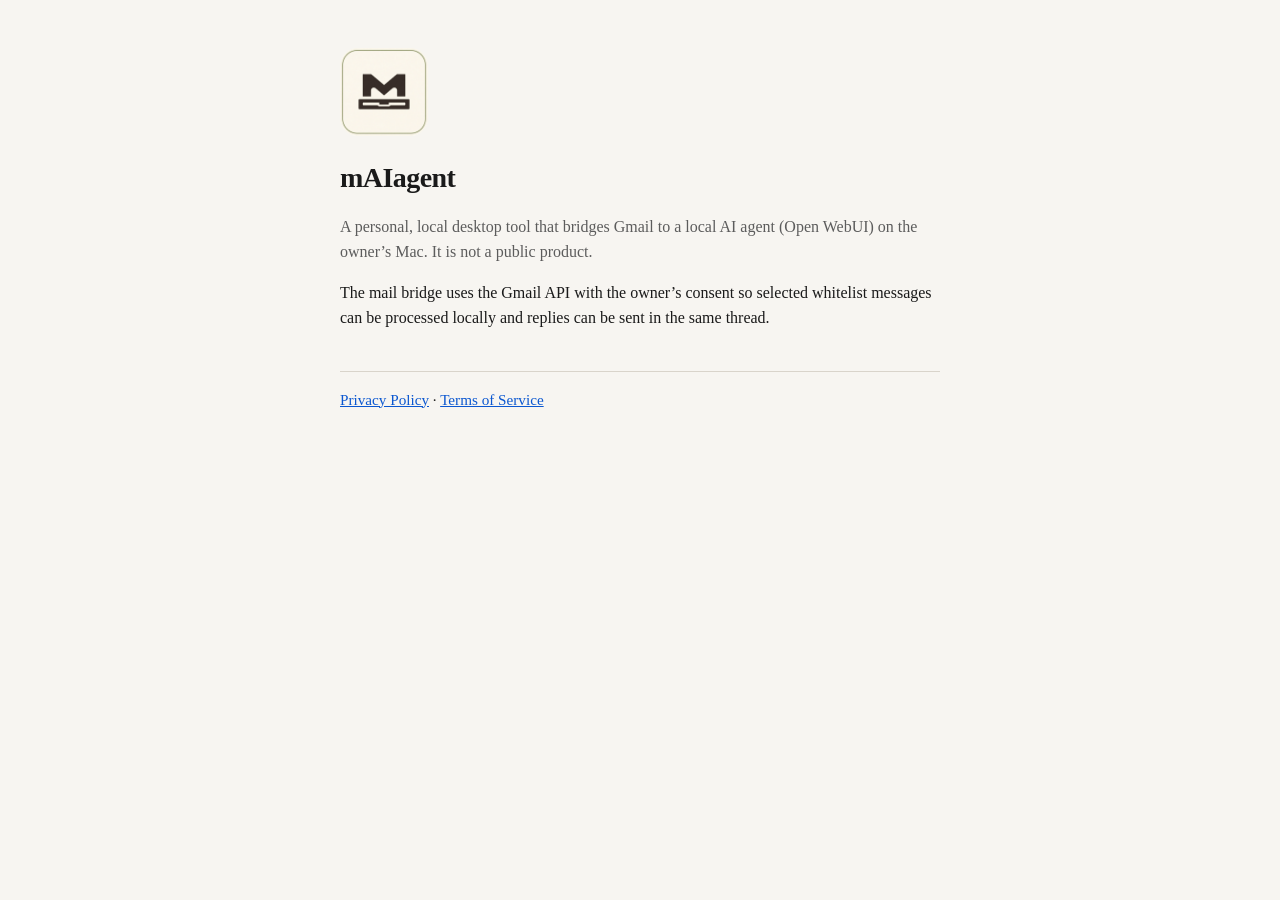
<file: index.html>
<!DOCTYPE html>
<html lang="en">
  <head>
    <meta charset="utf-8" />
    <meta name="viewport" content="width=device-width, initial-scale=1" />
    <title>mAIagent</title>
    <link rel="icon" type="image/png" href="favicon.png" />
    <link rel="apple-touch-icon" href="logo-192.png" />
    <link rel="stylesheet" href="styles.css" />
  </head>
  <body>
    <main>
      <img class="logo" src="logo-192.png" width="192" height="192" alt="mAIagent logo" />
      <h1>mAIagent</h1>
      <p class="lead">
        A personal, local desktop tool that bridges Gmail to a local AI agent
        (Open WebUI) on the owner’s Mac. It is not a public product.
      </p>
      <p>
        The mail bridge uses the Gmail API with the owner’s consent so selected
        whitelist messages can be processed locally and replies can be sent in
        the same thread.
      </p>
      <nav>
        <a href="privacy/">Privacy Policy</a>
        ·
        <a href="terms/">Terms of Service</a>
      </nav>
    </main>
  </body>
</html>
</file>
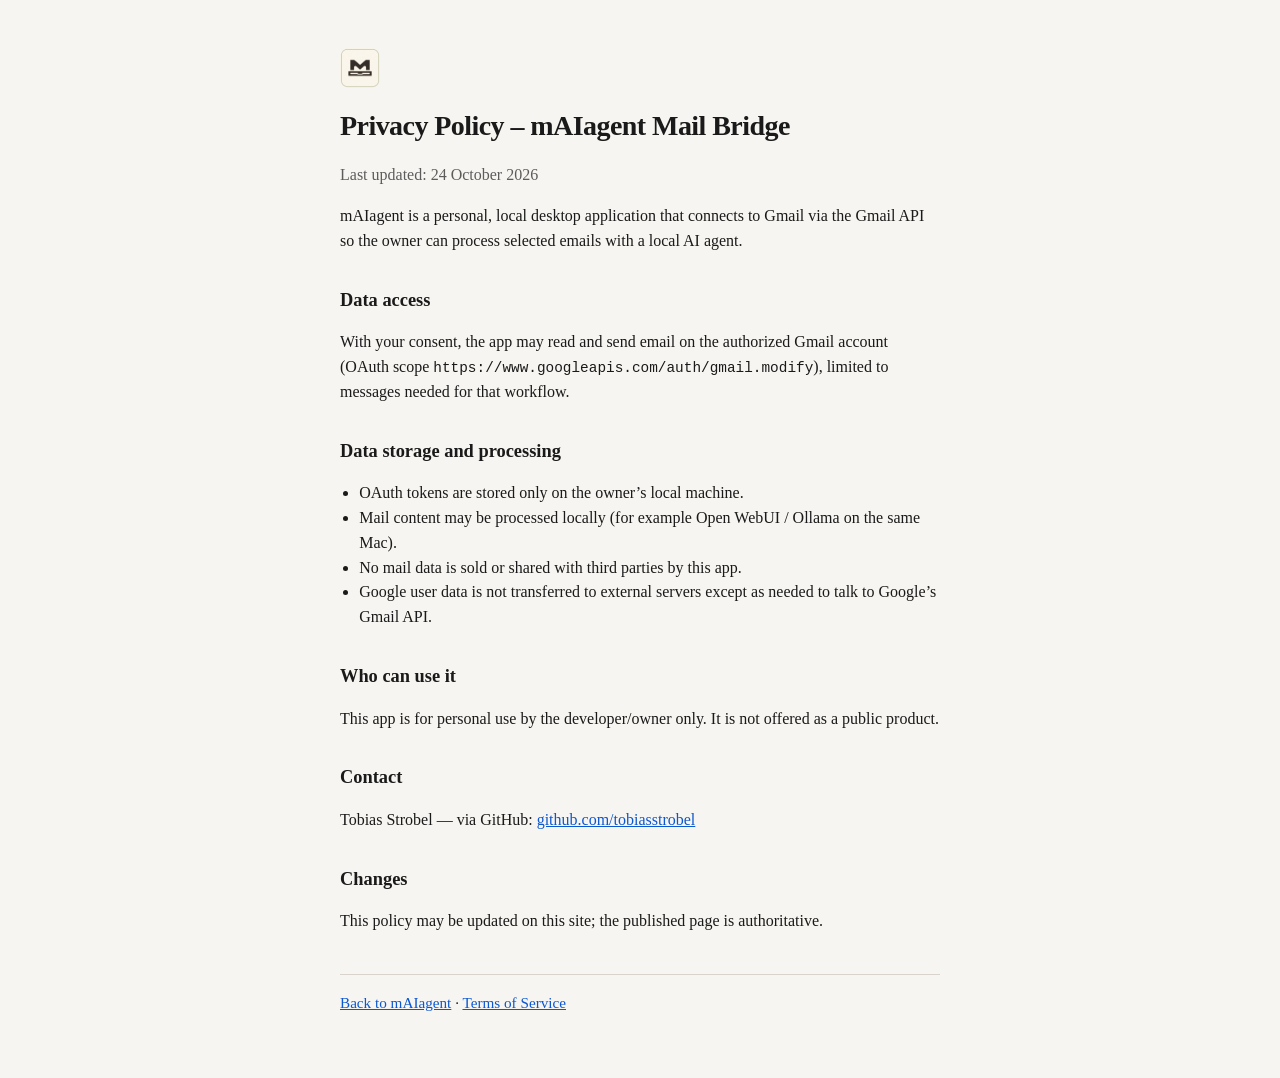
<file: privacy/index.html>
<!DOCTYPE html>
<html lang="en">
  <head>
    <meta charset="utf-8" />
    <meta name="viewport" content="width=device-width, initial-scale=1" />
    <title>Privacy Policy – mAIagent</title>
    <link rel="icon" type="image/png" href="../favicon.png" />
    <link rel="apple-touch-icon" href="../logo-192.png" />
    <link rel="stylesheet" href="../styles.css" />
  </head>
  <body>
    <main>
      <a href="../"><img class="logo logo-sm" src="../logo-192.png" width="192" height="192" alt="mAIagent" /></a>
      <h1>Privacy Policy – mAIagent Mail Bridge</h1>
      <p class="muted">Last updated: 24 October 2026</p>

      <p>
        mAIagent is a personal, local desktop application that connects to Gmail
        via the Gmail API so the owner can process selected emails with a local
        AI agent.
      </p>

      <h2>Data access</h2>
      <p>
        With your consent, the app may read and send email on the authorized
        Gmail account (OAuth scope
        <code>https://www.googleapis.com/auth/gmail.modify</code>), limited to
        messages needed for that workflow.
      </p>

      <h2>Data storage and processing</h2>
      <ul>
        <li>OAuth tokens are stored only on the owner’s local machine.</li>
        <li>
          Mail content may be processed locally (for example Open WebUI / Ollama
          on the same Mac).
        </li>
        <li>No mail data is sold or shared with third parties by this app.</li>
        <li>
          Google user data is not transferred to external servers except as
          needed to talk to Google’s Gmail API.
        </li>
      </ul>

      <h2>Who can use it</h2>
      <p>
        This app is for personal use by the developer/owner only. It is not
        offered as a public product.
      </p>

      <h2>Contact</h2>
      <p>
        Tobias Strobel — via GitHub:
        <a href="https://github.com/tobiasstrobel">github.com/tobiasstrobel</a>
      </p>

      <h2>Changes</h2>
      <p>
        This policy may be updated on this site; the published page is
        authoritative.
      </p>

      <nav>
        <a href="../">Back to mAIagent</a>
        ·
        <a href="../terms/">Terms of Service</a>
      </nav>
    </main>
  </body>
</html>
</file>
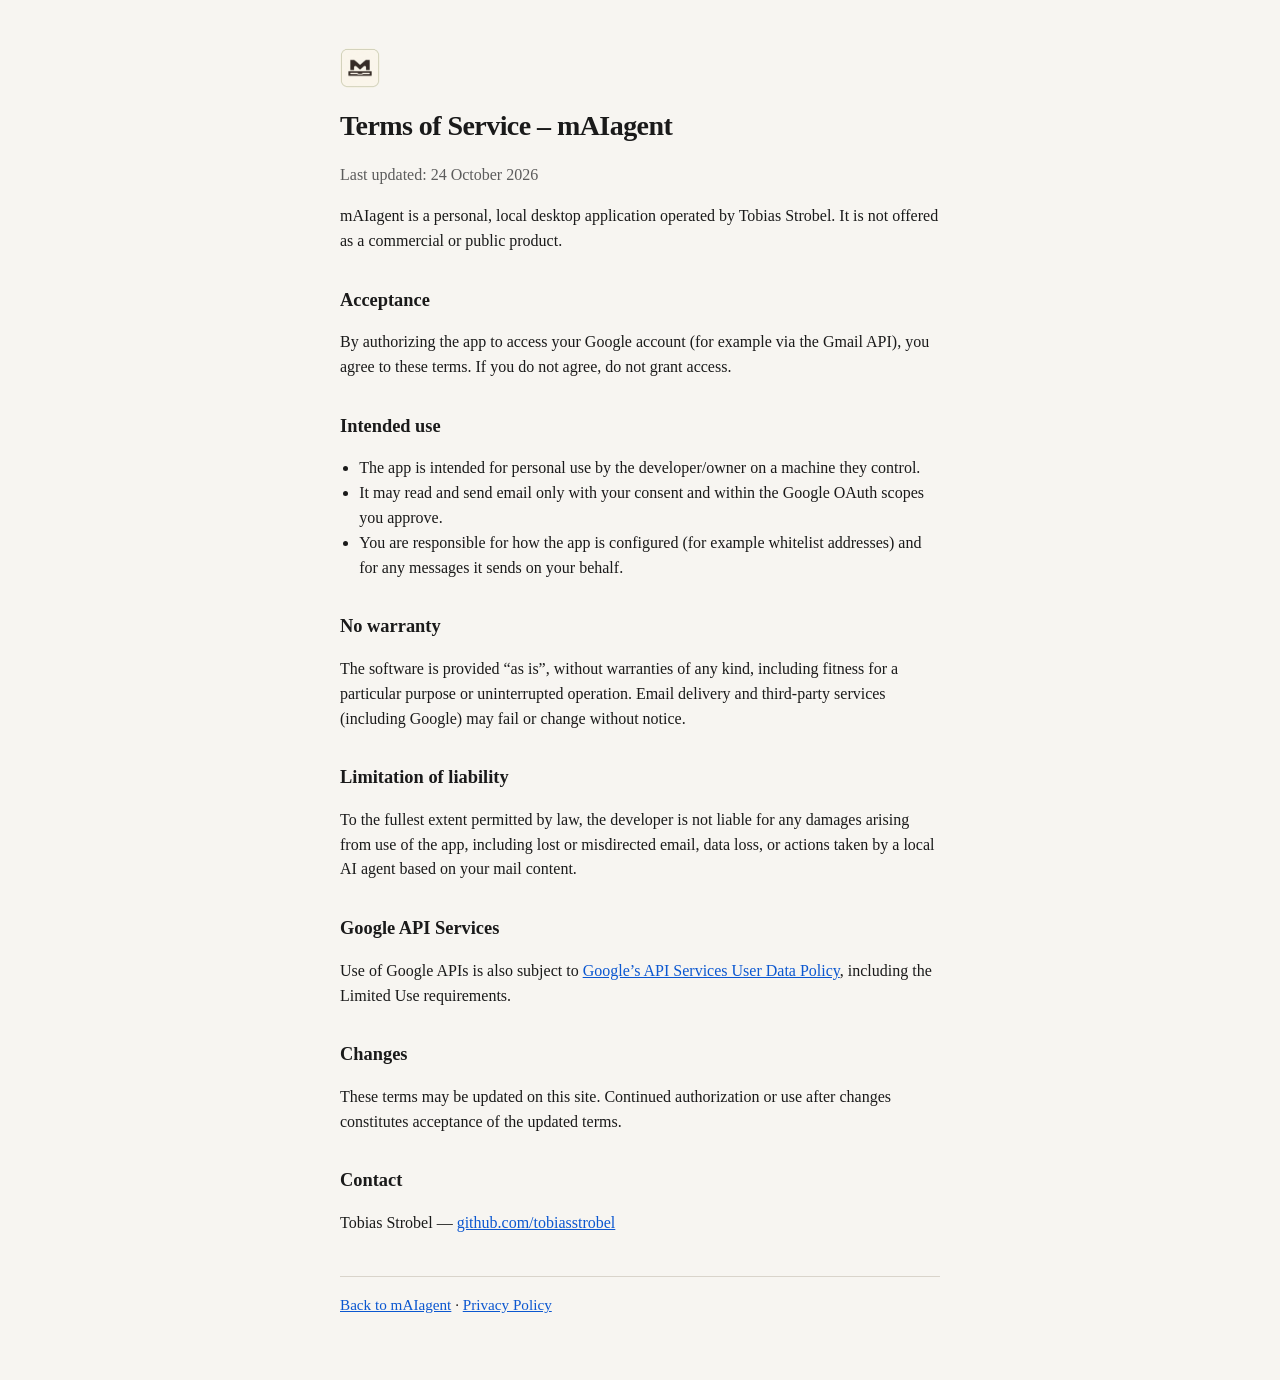
<file: terms/index.html>
<!DOCTYPE html>
<html lang="en">
  <head>
    <meta charset="utf-8" />
    <meta name="viewport" content="width=device-width, initial-scale=1" />
    <title>Terms of Service – mAIagent</title>
    <link rel="icon" type="image/png" href="../favicon.png" />
    <link rel="apple-touch-icon" href="../logo-192.png" />
    <link rel="stylesheet" href="../styles.css" />
  </head>
  <body>
    <main>
      <a href="../"><img class="logo logo-sm" src="../logo-192.png" width="192" height="192" alt="mAIagent" /></a>
      <h1>Terms of Service – mAIagent</h1>
      <p class="muted">Last updated: 24 October 2026</p>

      <p>
        mAIagent is a personal, local desktop application operated by Tobias
        Strobel. It is not offered as a commercial or public product.
      </p>

      <h2>Acceptance</h2>
      <p>
        By authorizing the app to access your Google account (for example via
        the Gmail API), you agree to these terms. If you do not agree, do not
        grant access.
      </p>

      <h2>Intended use</h2>
      <ul>
        <li>
          The app is intended for personal use by the developer/owner on a
          machine they control.
        </li>
        <li>
          It may read and send email only with your consent and within the
          Google OAuth scopes you approve.
        </li>
        <li>
          You are responsible for how the app is configured (for example
          whitelist addresses) and for any messages it sends on your behalf.
        </li>
      </ul>

      <h2>No warranty</h2>
      <p>
        The software is provided “as is”, without warranties of any kind,
        including fitness for a particular purpose or uninterrupted operation.
        Email delivery and third-party services (including Google) may fail or
        change without notice.
      </p>

      <h2>Limitation of liability</h2>
      <p>
        To the fullest extent permitted by law, the developer is not liable for
        any damages arising from use of the app, including lost or misdirected
        email, data loss, or actions taken by a local AI agent based on your
        mail content.
      </p>

      <h2>Google API Services</h2>
      <p>
        Use of Google APIs is also subject to
        <a href="https://developers.google.com/terms/api-services-user-data-policy"
          >Google’s API Services User Data Policy</a
        >, including the Limited Use requirements.
      </p>

      <h2>Changes</h2>
      <p>
        These terms may be updated on this site. Continued authorization or use
        after changes constitutes acceptance of the updated terms.
      </p>

      <h2>Contact</h2>
      <p>
        Tobias Strobel —
        <a href="https://github.com/tobiasstrobel">github.com/tobiasstrobel</a>
      </p>

      <nav>
        <a href="../">Back to mAIagent</a>
        ·
        <a href="../privacy/">Privacy Policy</a>
      </nav>
    </main>
  </body>
</html>
</file>
<file: styles.css>
:root {
  color-scheme: light dark;
  --bg: #f7f5f1;
  --fg: #1a1a1a;
  --muted: #5c5c5c;
  --link: #0b57d0;
  --border: #d9d4cb;
  --max: 40rem;
}

@media (prefers-color-scheme: dark) {
  :root {
    --bg: #121212;
    --fg: #ececec;
    --muted: #a8a8a8;
    --link: #8ab4f8;
    --border: #333;
  }
}

* {
  box-sizing: border-box;
}

body {
  margin: 0;
  font-family: "Iowan Old Style", "Palatino Linotype", Palatino, Georgia, serif;
  background: var(--bg);
  color: var(--fg);
  line-height: 1.55;
}

main {
  max-width: var(--max);
  margin: 0 auto;
  padding: 3rem 1.25rem 4rem;
}

.logo {
  display: block;
  width: 5.5rem;
  height: 5.5rem;
  margin: 0 0 1.25rem;
  border-radius: 1.1rem;
}

.logo-sm {
  width: 2.5rem;
  height: 2.5rem;
  margin: 0 0 1rem;
  border-radius: 0.55rem;
}

h1 {
  font-size: 1.75rem;
  font-weight: 600;
  letter-spacing: -0.02em;
  margin: 0 0 0.75rem;
}

h2 {
  font-size: 1.15rem;
  font-weight: 600;
  margin: 2rem 0 0.5rem;
}

p,
li {
  color: var(--fg);
}

p.lead,
.muted {
  color: var(--muted);
}

a {
  color: var(--link);
}

nav {
  margin-top: 2.5rem;
  padding-top: 1rem;
  border-top: 1px solid var(--border);
  font-size: 0.95rem;
}

ul {
  padding-left: 1.2rem;
}

code {
  font-family: ui-monospace, SFMono-Regular, Menlo, Consolas, monospace;
  font-size: 0.9em;
}
</file>
